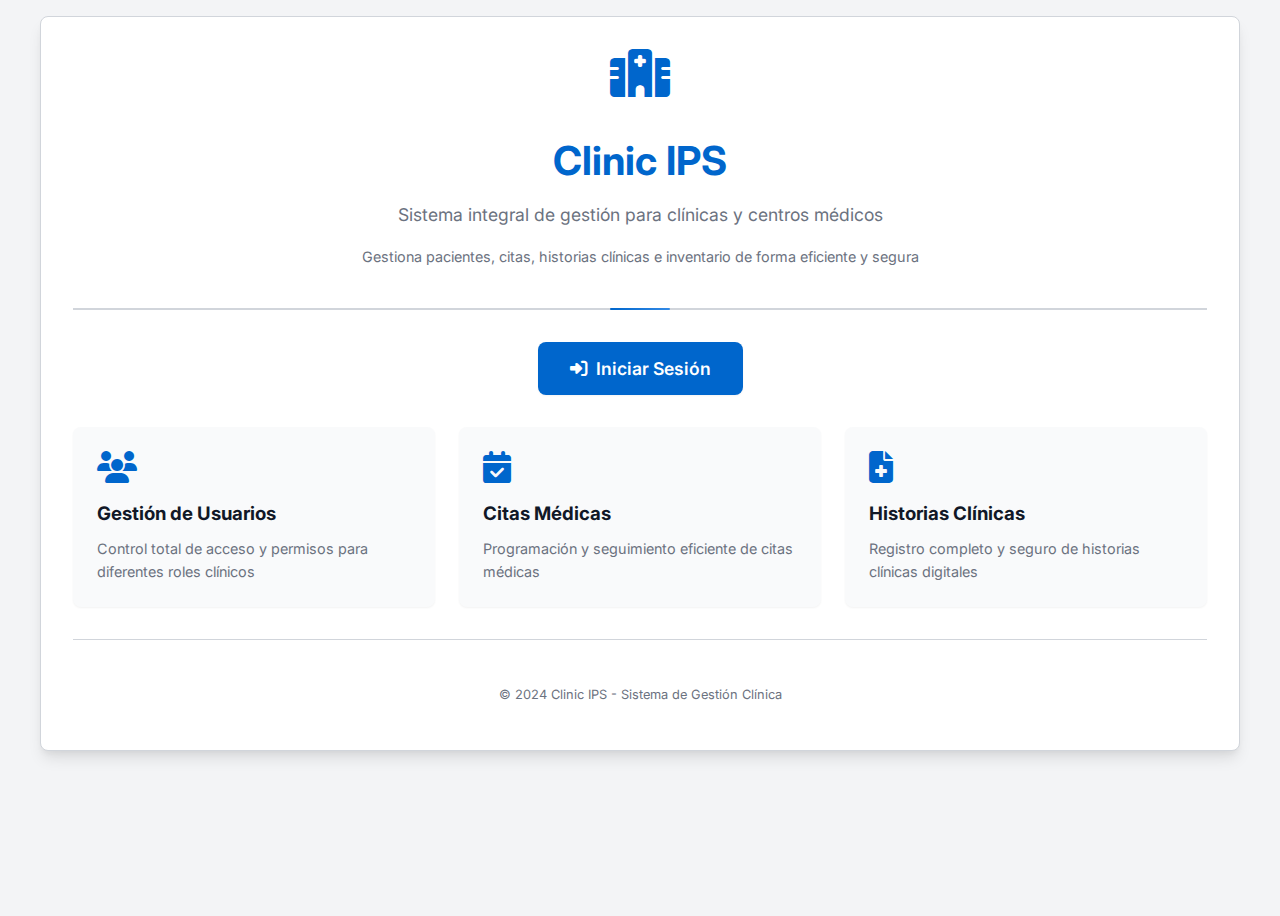
<file: clinic/web/index.html>
<!DOCTYPE html>
<html lang="es">
<head>
    <meta charset="UTF-8">
    <meta name="viewport" content="width=device-width, initial-scale=1.0">
    <title>Clinic IPS - Sistema de Gestión Clínica</title>
    <link rel="stylesheet" href="styles.css">
    <link rel="icon" type="image/svg+xml" href="data:image/svg+xml,<svg xmlns='http://www.w3.org/2000/svg' viewBox='0 0 100 100'><text y='.9em' font-size='90'>🏥</text></svg>">
</head>
<body>
    <div class="container">
        <header>
            <div style="text-align: center; margin-bottom: 1rem;">
                <i class="fas fa-hospital" style="font-size: 3rem; color: var(--primary-color); margin-bottom: 1rem;"></i>
            </div>
            <h1>Clinic IPS</h1>
            <p>Sistema integral de gestión para clínicas y centros médicos</p>
            <p style="color: var(--text-secondary); font-size: 0.9rem; margin-top: 0.5rem;">
                Gestiona pacientes, citas, historias clínicas e inventario de forma eficiente y segura
            </p>
        </header>

        <main style="text-align: center;">
            <div style="margin-bottom: 2rem;">
                <button id="loginBtn" class="btn-primary" style="font-size: 1.1rem; padding: 1rem 2rem;">
                    <i class="fas fa-sign-in-alt"></i>
                    Iniciar Sesión
                </button>
            </div>

            <div style="display: grid; grid-template-columns: repeat(auto-fit, minmax(200px, 1fr)); gap: 1.5rem; margin-top: 2rem; text-align: left;">
                <div style="padding: 1.5rem; background: var(--background-color); border-radius: var(--radius-lg); box-shadow: var(--shadow-sm);">
                    <i class="fas fa-users" style="font-size: 2rem; color: var(--primary-color); margin-bottom: 1rem;"></i>
                    <h3 style="margin: 0 0 0.5rem 0; color: var(--text-primary);">Gestión de Usuarios</h3>
                    <p style="margin: 0; color: var(--text-secondary); font-size: 0.9rem;">Control total de acceso y permisos para diferentes roles clínicos</p>
                </div>

                <div style="padding: 1.5rem; background: var(--background-color); border-radius: var(--radius-lg); box-shadow: var(--shadow-sm);">
                    <i class="fas fa-calendar-check" style="font-size: 2rem; color: var(--primary-color); margin-bottom: 1rem;"></i>
                    <h3 style="margin: 0 0 0.5rem 0; color: var(--text-primary);">Citas Médicas</h3>
                    <p style="margin: 0; color: var(--text-secondary); font-size: 0.9rem;">Programación y seguimiento eficiente de citas médicas</p>
                </div>

                <div style="padding: 1.5rem; background: var(--background-color); border-radius: var(--radius-lg); box-shadow: var(--shadow-sm);">
                    <i class="fas fa-file-medical" style="font-size: 2rem; color: var(--primary-color); margin-bottom: 1rem;"></i>
                    <h3 style="margin: 0 0 0.5rem 0; color: var(--text-primary);">Historias Clínicas</h3>
                    <p style="margin: 0; color: var(--text-secondary); font-size: 0.9rem;">Registro completo y seguro de historias clínicas digitales</p>
                </div>
            </div>
        </main>

        <footer style="text-align: center; margin-top: 2rem; padding-top: 2rem; border-top: 1px solid var(--border-color); color: var(--text-secondary); font-size: 0.8rem;">
            <p>&copy; 2024 Clinic IPS - Sistema de Gestión Clínica</p>
        </footer>
    </div>
    <script src="config.js"></script>
    <script src="auth.js"></script>
</body>
</html>
</file>
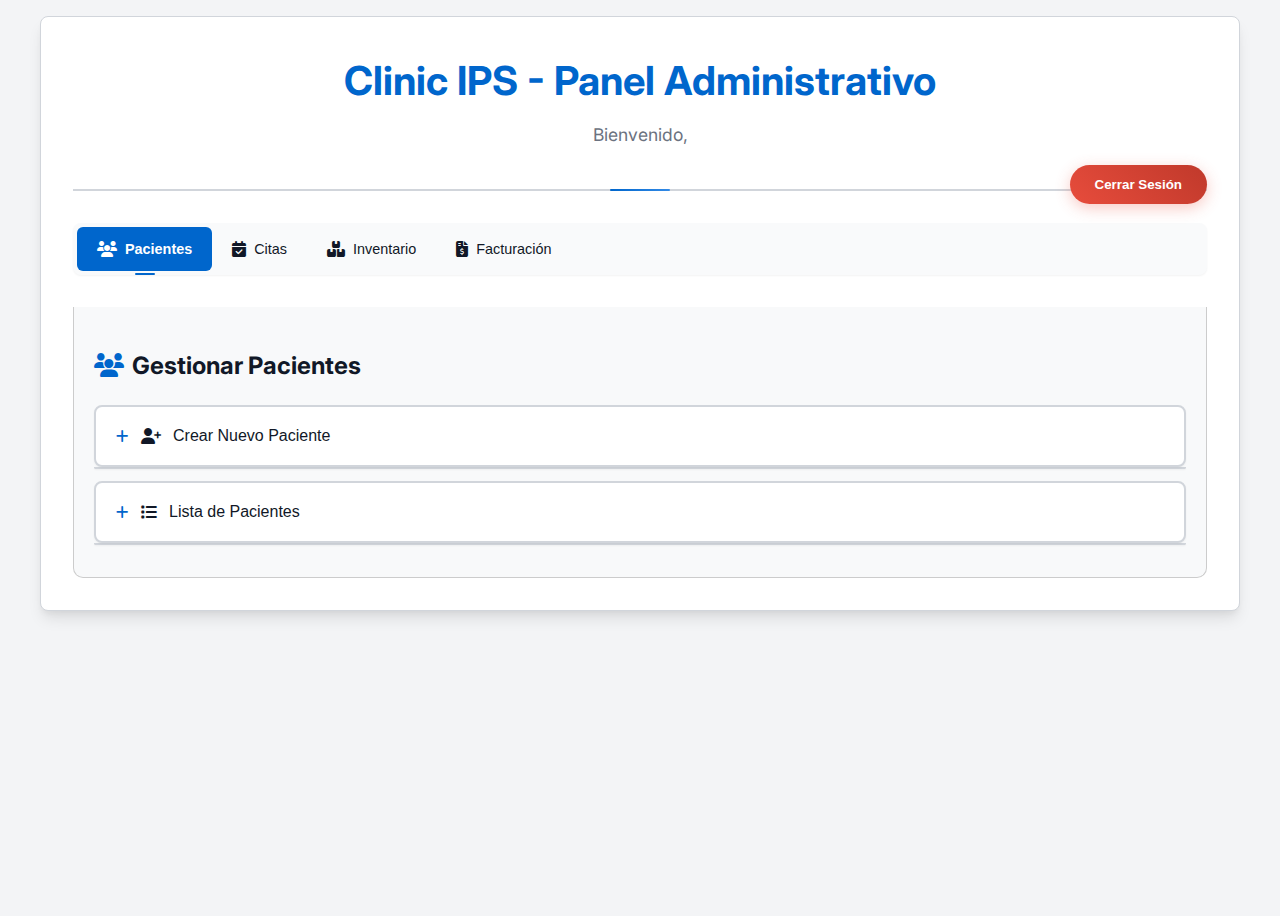
<file: clinic/web/admin.html>
<!DOCTYPE html>
<html lang="es">
<head>
    <meta charset="UTF-8">
    <meta name="viewport" content="width=device-width, initial-scale=1.0">
    <title>Clinic IPS - Administrativo</title>
    <link rel="stylesheet" href="styles.css">
</head>
<body>
    <div class="container">
        <header>
            <h1>Clinic IPS - Panel Administrativo</h1>
            <p>Bienvenido, <span id="username"></span></p>
            <button class="logout-btn" onclick="logout()">Cerrar Sesión</button>
        </header>
        <div class="tab">
            <button class="tablinks active" onclick="openTab(event, 'patients')">
                <i class="fas fa-users"></i>
                Pacientes
            </button>
            <button class="tablinks" onclick="openTab(event, 'appointments')">
                <i class="fas fa-calendar-check"></i>
                Citas
            </button>
            <button class="tablinks" onclick="openTab(event, 'inventory')">
                <i class="fas fa-boxes"></i>
                Inventario
            </button>
            <button class="tablinks" onclick="openTab(event, 'billing')">
                <i class="fas fa-file-invoice-dollar"></i>
                Facturación
            </button>
        </div>

        <div id="patients" class="tabcontent" style="display: block;">
            <h2><i class="fas fa-users" style="margin-right: 0.5rem; color: var(--primary-color);"></i>Gestionar Pacientes</h2>
            <button class="accordion">
                <i class="fas fa-user-plus"></i>
                Crear Nuevo Paciente
            </button>
            <div class="panel">
                <form id="createPatientForm">
                    <fieldset style="border: 2px solid var(--border-color); border-radius: var(--radius-lg); padding: 1.5rem; margin-bottom: 1.5rem;">
                        <legend style="color: var(--primary-color); font-weight: 600; padding: 0 1rem;">Información Personal</legend>

                        <div class="form-row">
                            <div class="form-group">
                                <label for="patientFullName">
                                    <i class="fas fa-user" style="margin-right: 0.5rem; color: var(--primary-color);"></i>
                                    Nombre Completo:
                                </label>
                                <input type="text"
                                       id="patientFullName"
                                       placeholder="Ingrese nombres y apellidos completos"
                                       required
                                       maxlength="100">
                            </div>
                            <div class="form-group">
                                <label for="patientEmail">
                                    <i class="fas fa-envelope" style="margin-right: 0.5rem; color: var(--primary-color);"></i>
                                    Correo Electrónico:
                                </label>
                                <input type="email"
                                       id="patientEmail"
                                       placeholder="paciente@ejemplo.com"
                                       required>
                            </div>
                        </div>

                        <div class="form-row">
                            <div class="form-group">
                                <label for="patientPhone">
                                    <i class="fas fa-phone" style="margin-right: 0.5rem; color: var(--primary-color);"></i>
                                    Teléfono:
                                </label>
                                <input type="tel"
                                       id="patientPhone"
                                       placeholder="3101234567"
                                       pattern="[0-9]{10}"
                                       title="Debe tener 10 dígitos"
                                       required>
                            </div>
                            <div class="form-group">
                                <label for="patientBirthDate">
                                    <i class="fas fa-calendar" style="margin-right: 0.5rem; color: var(--primary-color);"></i>
                                    Fecha de Nacimiento:
                                </label>
                                <input type="date"
                                       id="patientBirthDate"
                                       max="2010-01-01"
                                       required>
                            </div>
                        </div>

                        <div class="form-group">
                            <label for="patientAddress">
                                <i class="fas fa-map-marker-alt" style="margin-right: 0.5rem; color: var(--primary-color);"></i>
                                Dirección:
                            </label>
                            <input type="text"
                                   id="patientAddress"
                                   placeholder="Calle 123 #45-67, Ciudad"
                                   maxlength="100"
                                   required>
                        </div>
                    </fieldset>

                    <fieldset style="border: 2px solid var(--border-color); border-radius: var(--radius-lg); padding: 1.5rem; margin-bottom: 1.5rem;">
                        <legend style="color: var(--primary-color); font-weight: 600; padding: 0 1rem;">Contacto de Emergencia</legend>

                        <div class="form-row">
                            <div class="form-group">
                                <label for="emergencyName">
                                    <i class="fas fa-user-circle" style="margin-right: 0.5rem; color: var(--primary-color);"></i>
                                    Nombre y Apellidos:
                                </label>
                                <input type="text"
                                       id="emergencyName"
                                       placeholder="Nombre del contacto de emergencia"
                                       required>
                            </div>
                            <div class="form-group">
                                <label for="emergencyPhone">
                                    <i class="fas fa-phone" style="margin-right: 0.5rem; color: var(--primary-color);"></i>
                                    Teléfono:
                                </label>
                                <input type="tel"
                                       id="emergencyPhone"
                                       placeholder="3101234567"
                                       pattern="[0-9]{10}"
                                       title="Debe tener 10 dígitos"
                                       required>
                            </div>
                        </div>

                        <div class="form-group">
                            <label for="emergencyRelation">
                                <i class="fas fa-users" style="margin-right: 0.5rem; color: var(--primary-color);"></i>
                                Relación con el Paciente:
                            </label>
                            <select id="emergencyRelation" required>
                                <option value="">Seleccionar relación</option>
                                <option value="PADRE">Padre</option>
                                <option value="MADRE">Madre</option>
                                <option value="HERMANO">Hermano/a</option>
                                <option value="HIJO">Hijo/a</option>
                                <option value="CONYUGE">Cónyuge</option>
                                <option value="AMIGO">Amigo/a</option>
                                <option value="OTRO">Otro</option>
                            </select>
                        </div>
                    </fieldset>

                    <fieldset style="border: 2px solid var(--border-color); border-radius: var(--radius-lg); padding: 1.5rem; margin-bottom: 1.5rem;">
                        <legend style="color: var(--primary-color); font-weight: 600; padding: 0 1rem;">Información de Seguro Médico</legend>

                        <div class="form-row">
                            <div class="form-group">
                                <label for="insuranceCompany">
                                    <i class="fas fa-building" style="margin-right: 0.5rem; color: var(--primary-color);"></i>
                                    Compañía de Seguro:
                                </label>
                                <input type="text"
                                       id="insuranceCompany"
                                       placeholder="Nombre de la aseguradora"
                                       required>
                            </div>
                            <div class="form-group">
                                <label for="insurancePolicy">
                                    <i class="fas fa-file-contract" style="margin-right: 0.5rem; color: var(--primary-color);"></i>
                                    Número de Póliza:
                                </label>
                                <input type="text"
                                       id="insurancePolicy"
                                       placeholder="Número de la póliza"
                                       required>
                            </div>
                        </div>

                        <div class="form-group">
                            <label for="insuranceCoverage">
                                <i class="fas fa-shield-alt" style="margin-right: 0.5rem; color: var(--primary-color);"></i>
                                Tipo de Cobertura:
                            </label>
                            <select id="insuranceCoverage" required>
                                <option value="">Seleccionar cobertura</option>
                                <option value="BASICA">Básica</option>
                                <option value="AMPLIA">Amplia</option>
                                <option value="PREMIUM">Premium</option>
                                <option value="SIN_SEGURO">Sin Seguro</option>
                            </select>
                        </div>
                    </fieldset>

                    <div style="text-align: center;">
                        <button type="submit" class="btn-primary btn-success">
                            <i class="fas fa-save"></i>
                            Crear Paciente
                        </button>
                        <button type="button" class="btn-secondary" onclick="this.closest('.panel').querySelector('form').reset()" style="margin-left: 1rem;">
                            <i class="fas fa-undo"></i>
                            Limpiar Formulario
                        </button>
                    </div>
                </form>
            </div>
            <button class="accordion">
                <i class="fas fa-list"></i>
                Lista de Pacientes
            </button>
            <div class="panel">
                <div style="margin-bottom: 1rem;">
                    <button class="btn-secondary" onclick="loadPatients()">
                        <i class="fas fa-sync-alt"></i>
                        Cargar Pacientes
                    </button>
                    <input type="text"
                           id="patientSearch"
                           placeholder="Buscar paciente por nombre o cédula..."
                           style="margin-left: 1rem; padding: 0.5rem; border: 2px solid var(--border-color); border-radius: var(--radius-md); width: 300px;">
                </div>
                <div id="patientsList" style="max-height: 400px; overflow-y: auto;"></div>
            </div>
        </div>

        <div id="appointments" class="tabcontent">
            <h2><i class="fas fa-calendar-check" style="margin-right: 0.5rem; color: var(--primary-color);"></i>Gestionar Citas</h2>
            <button class="accordion">
                <i class="fas fa-plus-circle"></i>
                Crear Nueva Cita
            </button>
            <div class="panel">
                <form id="createAppointmentForm">
                    <div class="form-row">
                        <div class="form-group">
                            <label for="patientCedula">
                                <i class="fas fa-id-card" style="margin-right: 0.5rem; color: var(--primary-color);"></i>
                                Cédula del Paciente:
                            </label>
                            <input type="text"
                                   id="patientCedula"
                                   placeholder="Número de cédula del paciente"
                                   pattern="[0-9]+"
                                   title="Solo números"
                                   required>
                        </div>
                        <div class="form-group">
                            <label for="doctorCedula">
                                <i class="fas fa-user-md" style="margin-right: 0.5rem; color: var(--primary-color);"></i>
                                Cédula del Médico:
                            </label>
                            <input type="text"
                                   id="doctorCedula"
                                   placeholder="Número de cédula del médico"
                                   pattern="[0-9]+"
                                   title="Solo números"
                                   required>
                        </div>
                    </div>
                    <div class="form-group">
                        <label for="appointmentDateTime">
                            <i class="fas fa-clock" style="margin-right: 0.5rem; color: var(--primary-color);"></i>
                            Fecha y Hora:
                        </label>
                        <input type="datetime-local"
                               id="appointmentDateTime"
                               required>
                    </div>
                    <div style="text-align: center;">
                        <button type="submit" class="btn-primary">
                            <i class="fas fa-calendar-plus"></i>
                            Crear Cita
                        </button>
                    </div>
                </form>
            </div>
            <button class="accordion">
                <i class="fas fa-list-alt"></i>
                Lista de Citas
            </button>
            <div class="panel">
                <div style="margin-bottom: 1rem;">
                    <button class="btn-secondary" onclick="loadAppointments()">
                        <i class="fas fa-sync-alt"></i>
                        Cargar Citas
                    </button>
                    <select id="appointmentFilter" style="margin-left: 1rem; padding: 0.5rem; border: 2px solid var(--border-color); border-radius: var(--radius-md);">
                        <option value="">Todas las citas</option>
                        <option value="HOY">Hoy</option>
                        <option value="SEMANA">Esta semana</option>
                        <option value="MES">Este mes</option>
                    </select>
                </div>
                <div id="appointmentsList" style="max-height: 400px; overflow-y: auto;"></div>
            </div>
        </div>

        <div id="inventory" class="tabcontent">
            <h2>Gestionar Inventario</h2>
            <p>Funciones para medicamentos, procedimientos, ayudas diagnósticas.</p>
            <!-- Add forms here -->
        </div>

        <div id="billing" class="tabcontent">
            <h2>Facturación</h2>
            <p>Funciones para facturación y seguros.</p>
            <!-- Add forms here -->
        </div>
    </div>
    <script src="api.js"></script>
    <script src="admin.js"></script>
</body>
</html>
</file>
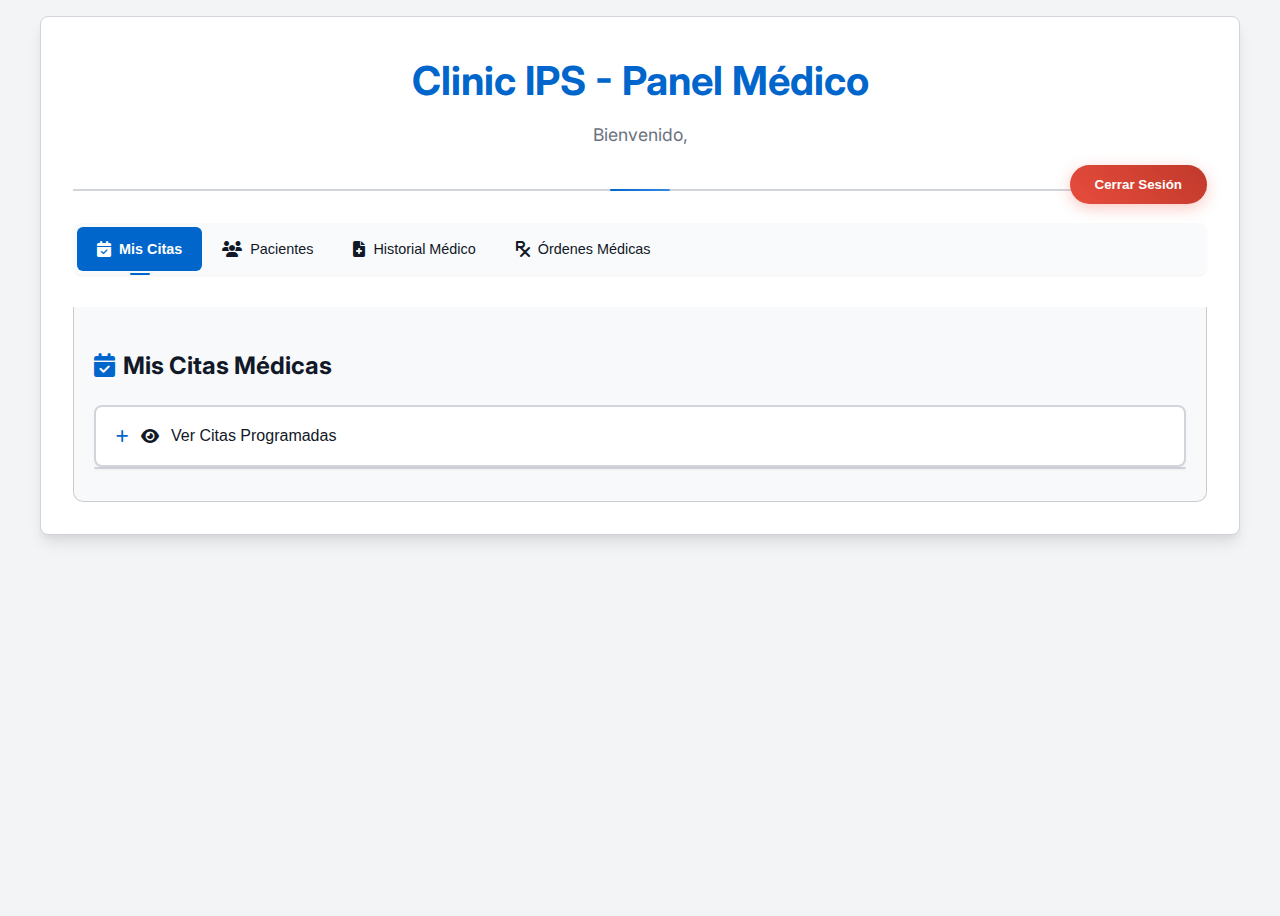
<file: clinic/web/doctor.html>
<!DOCTYPE html>
<html lang="es">
<head>
    <meta charset="UTF-8">
    <meta name="viewport" content="width=device-width, initial-scale=1.0">
    <title>Clinic IPS - Médico</title>
    <link rel="stylesheet" href="styles.css">
</head>
<body>
    <div class="container">
        <header>
            <h1>Clinic IPS - Panel Médico</h1>
            <p>Bienvenido, <span id="username"></span></p>
            <button class="logout-btn" onclick="logout()">Cerrar Sesión</button>
        </header>
        <div class="tab">
            <button class="tablinks active" onclick="openTab(event, 'appointments')">
                <i class="fas fa-calendar-check"></i>
                Mis Citas
            </button>
            <button class="tablinks" onclick="openTab(event, 'patients')">
                <i class="fas fa-users"></i>
                Pacientes
            </button>
            <button class="tablinks" onclick="openTab(event, 'history')">
                <i class="fas fa-file-medical"></i>
                Historial Médico
            </button>
            <button class="tablinks" onclick="openTab(event, 'orders')">
                <i class="fas fa-prescription"></i>
                Órdenes Médicas
            </button>
        </div>

        <div id="appointments" class="tabcontent" style="display: block;">
            <h2><i class="fas fa-calendar-check" style="margin-right: 0.5rem; color: var(--primary-color);"></i>Mis Citas Médicas</h2>
            <button class="accordion">
                <i class="fas fa-eye"></i>
                Ver Citas Programadas
            </button>
            <div class="panel">
                <div style="margin-bottom: 1rem;">
                    <button class="btn-secondary" onclick="loadAppointments()">
                        <i class="fas fa-sync-alt"></i>
                        Actualizar Lista
                    </button>
                    <span class="status-badge status-active" style="margin-left: 1rem;">
                        <i class="fas fa-circle"></i>
                        Citas de Hoy
                    </span>
                </div>
                <div id="appointmentsList" style="max-height: 400px; overflow-y: auto;"></div>
            </div>
        </div>

        <div id="patients" class="tabcontent">
            <h2><i class="fas fa-users" style="margin-right: 0.5rem; color: var(--primary-color);"></i>Mis Pacientes</h2>
            <button class="accordion">
                <i class="fas fa-search"></i>
                Buscar Pacientes
            </button>
            <div class="panel">
                <div style="margin-bottom: 1rem;">
                    <input type="text"
                           id="patientSearch"
                           placeholder="Buscar por nombre o cédula..."
                           style="padding: 0.75rem; border: 2px solid var(--border-color); border-radius: var(--radius-md); width: 300px;">
                    <button class="btn-secondary" onclick="loadPatients()" style="margin-left: 0.5rem;">
                        <i class="fas fa-search"></i>
                        Buscar
                    </button>
                </div>
                <div id="patientsList" style="max-height: 400px; overflow-y: auto;"></div>
            </div>
        </div>

        <div id="history" class="tabcontent">
            <h2><i class="fas fa-file-medical" style="margin-right: 0.5rem; color: var(--primary-color);"></i>Historial Médico</h2>
            <button class="accordion">
                <i class="fas fa-plus"></i>
                Registrar Consulta
            </button>
            <div class="panel">
                <form id="createHistoryForm">
                    <div class="form-group">
                        <label for="patientCedula">
                            <i class="fas fa-id-card" style="margin-right: 0.5rem; color: var(--primary-color);"></i>
                            Cédula del Paciente:
                        </label>
                        <input type="text"
                               id="patientCedula"
                               placeholder="Número de cédula del paciente"
                               pattern="[0-9]+"
                               title="Solo números"
                               required>
                    </div>
                    <div class="form-group">
                        <label for="diagnosis">
                            <i class="fas fa-stethoscope" style="margin-right: 0.5rem; color: var(--primary-color);"></i>
                            Diagnóstico y Observaciones:
                        </label>
                        <textarea id="diagnosis"
                                  placeholder="Describa el motivo de consulta, síntomas, diagnóstico y tratamiento..."
                                  rows="6"
                                  required></textarea>
                    </div>
                    <div style="text-align: center;">
                        <button type="submit" class="btn-primary">
                            <i class="fas fa-save"></i>
                            Guardar Consulta
                        </button>
                    </div>
                </form>
            </div>
        </div>

        <div id="orders" class="tabcontent">
            <button class="accordion">Crear Órdenes</button>
            <div class="panel">
                <form id="createOrderForm">
                    <div class="form-group">
                        <label for="orderPatientCedula">Cédula del Paciente:</label>
                        <input type="text" id="orderPatientCedula" required>
                    </div>
                    <div class="form-group">
                        <label for="orderType">Tipo de Orden:</label>
                        <select id="orderType">
                            <option value="MEDICATION">Medicamento</option>
                            <option value="PROCEDURE">Procedimiento</option>
                            <option value="DIAGNOSTIC_AID">Ayuda Diagnóstica</option>
                        </select>
                    </div>
                    <div class="form-group">
                        <label for="orderItem">Ítem:</label>
                        <input type="text" id="orderItem" required>
                    </div>
                    <button type="submit" class="btn-primary">Crear Orden</button>
                </form>
            </div>
        </div>
    </div>
    <script src="api.js"></script>
    <script src="doctor.js"></script>
</body>
</html>
</file>
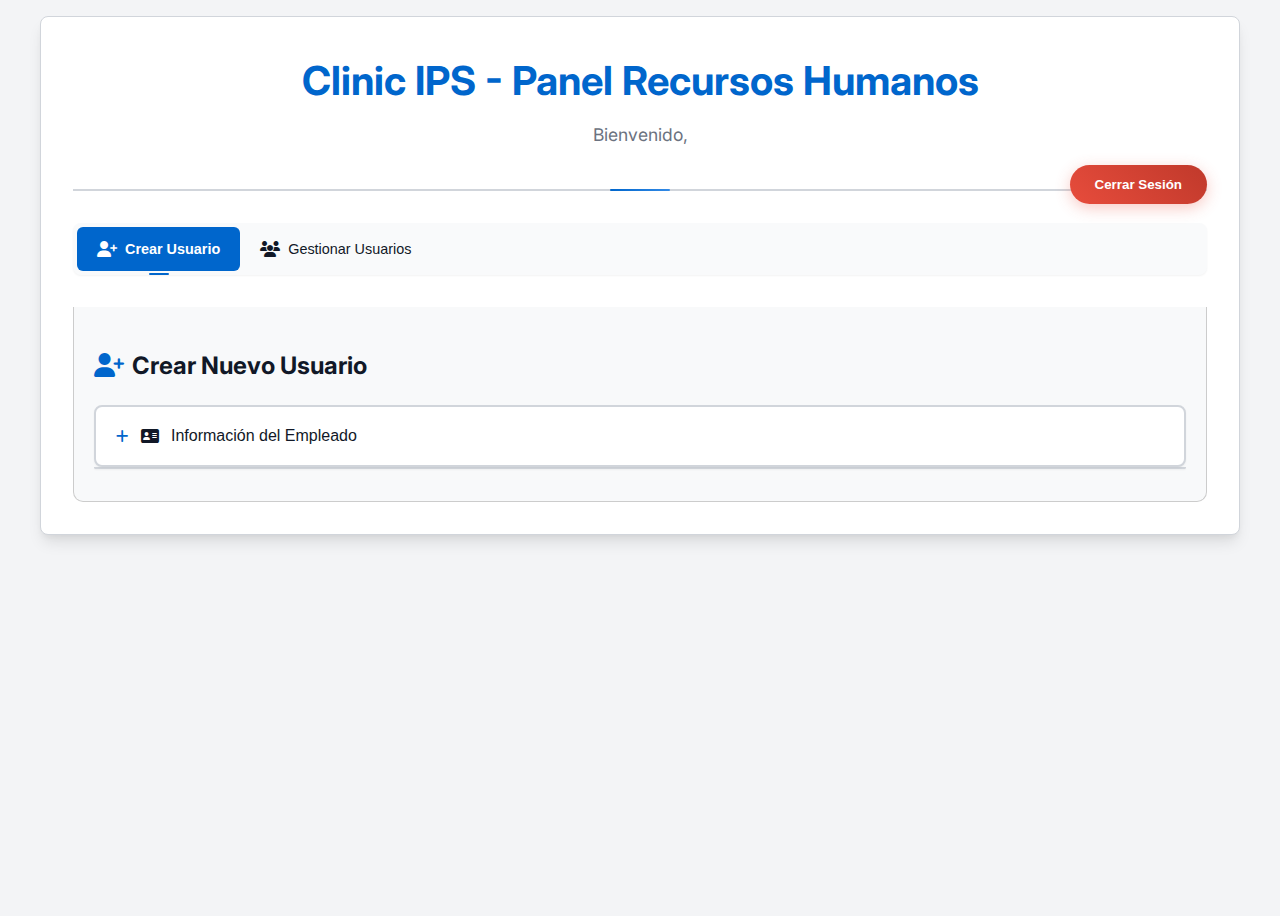
<file: clinic/web/hr.html>
<!DOCTYPE html>
<html lang="es">
<head>
    <meta charset="UTF-8">
    <meta name="viewport" content="width=device-width, initial-scale=1.0">
    <title>Clinic IPS - Recursos Humanos</title>
    <link rel="stylesheet" href="styles.css">
</head>
<body>
    <div class="container">
        <header>
            <h1>Clinic IPS - Panel Recursos Humanos</h1>
            <p>Bienvenido, <span id="username"></span></p>
            <button class="logout-btn" onclick="logout()">Cerrar Sesión</button>
        </header>
        <div class="tab">
            <button class="tablinks active" onclick="openTab(event, 'createUser')">
                <i class="fas fa-user-plus"></i>
                Crear Usuario
            </button>
            <button class="tablinks" onclick="openTab(event, 'listUsers')">
                <i class="fas fa-users"></i>
                Gestionar Usuarios
            </button>
        </div>

        <div id="createUser" class="tabcontent" style="display: block;">
            <h2><i class="fas fa-user-plus" style="margin-right: 0.5rem; color: var(--primary-color);"></i>Crear Nuevo Usuario</h2>
            <button class="accordion">
                <i class="fas fa-address-card"></i>
                Información del Empleado
            </button>
            <div class="panel">
                <form id="createUserForm">
                    <fieldset style="border: 2px solid var(--border-color); border-radius: var(--radius-lg); padding: 1.5rem; margin-bottom: 1.5rem;">
                        <legend style="color: var(--primary-color); font-weight: 600; padding: 0 1rem;">Datos Personales</legend>

                        <div class="form-row">
                            <div class="form-group">
                                <label for="userCedula">
                                    <i class="fas fa-id-card" style="margin-right: 0.5rem; color: var(--primary-color);"></i>
                                    Número de Cédula:
                                </label>
                                <input type="text"
                                       id="userCedula"
                                       placeholder="Número de identificación único"
                                       pattern="[0-9]+"
                                       title="Solo números"
                                       required>
                            </div>
                            <div class="form-group">
                                <label for="userFullName">
                                    <i class="fas fa-user" style="margin-right: 0.5rem; color: var(--primary-color);"></i>
                                    Nombre Completo:
                                </label>
                                <input type="text"
                                       id="userFullName"
                                       placeholder="Nombres y apellidos completos"
                                       required>
                            </div>
                        </div>

                        <div class="form-row">
                            <div class="form-group">
                                <label for="userEmail">
                                    <i class="fas fa-envelope" style="margin-right: 0.5rem; color: var(--primary-color);"></i>
                                    Correo Electrónico:
                                </label>
                                <input type="email"
                                       id="userEmail"
                                       placeholder="empleado@clinica.com"
                                       required>
                            </div>
                            <div class="form-group">
                                <label for="userPhone">
                                    <i class="fas fa-phone" style="margin-right: 0.5rem; color: var(--primary-color);"></i>
                                    Teléfono:
                                </label>
                                <input type="tel"
                                       id="userPhone"
                                       placeholder="3101234567"
                                       pattern="[0-9]{10}"
                                       title="Debe tener 10 dígitos"
                                       required>
                            </div>
                        </div>

                        <div class="form-row">
                            <div class="form-group">
                                <label for="userBirthDate">
                                    <i class="fas fa-calendar" style="margin-right: 0.5rem; color: var(--primary-color);"></i>
                                    Fecha de Nacimiento:
                                </label>
                                <input type="date"
                                       id="userBirthDate"
                                       max="2010-01-01"
                                       required>
                            </div>
                            <div class="form-group">
                                <label for="userAddress">
                                    <i class="fas fa-map-marker-alt" style="margin-right: 0.5rem; color: var(--primary-color);"></i>
                                    Dirección:
                                </label>
                                <input type="text"
                                       id="userAddress"
                                       placeholder="Dirección residencial completa"
                                       required>
                            </div>
                        </div>
                    </fieldset>

                    <fieldset style="border: 2px solid var(--border-color); border-radius: var(--radius-lg); padding: 1.5rem; margin-bottom: 1.5rem;">
                        <legend style="color: var(--primary-color); font-weight: 600; padding: 0 1rem;">Credenciales de Acceso</legend>

                        <div class="form-row">
                            <div class="form-group">
                                <label for="userUsername">
                                    <i class="fas fa-user-circle" style="margin-right: 0.5rem; color: var(--primary-color);"></i>
                                    Nombre de Usuario:
                                </label>
                                <input type="text"
                                       id="userUsername"
                                       placeholder="Usuario único para el sistema"
                                       maxlength="15"
                                       pattern="[a-zA-Z0-9]+"
                                       title="Solo letras y números"
                                       required>
                            </div>
                            <div class="form-group">
                                <label for="userPassword">
                                    <i class="fas fa-lock" style="margin-right: 0.5rem; color: var(--primary-color);"></i>
                                    Contraseña Temporal:
                                </label>
                                <div style="position: relative;">
                                    <input type="password"
                                           id="userPassword"
                                           placeholder="Mínimo 8 caracteres"
                                           minlength="8"
                                           required>
                                    <button type="button"
                                            id="generatePassword"
                                            class="btn-secondary"
                                            style="position: absolute; right: 1rem; top: 50%; transform: translateY(-50%); padding: 0.5rem; font-size: 0.8rem;">
                                        <i class="fas fa-random"></i>
                                        Generar
                                    </button>
                                </div>
                            </div>
                        </div>

                        <div class="form-group">
                            <label for="userRole">
                                <i class="fas fa-user-tag" style="margin-right: 0.5rem; color: var(--primary-color);"></i>
                                Rol en la Clínica:
                            </label>
                            <select id="userRole" required>
                                <option value="">Seleccionar rol del empleado</option>
                                <option value="ADMINISTRATIVO">
                                    <i class="fas fa-clipboard-list"></i>
                                    Personal Administrativo
                                </option>
                                <option value="MEDICO">
                                    <i class="fas fa-user-md"></i>
                                    Médico
                                </option>
                                <option value="ENFERMERA">
                                    <i class="fas fa-user-nurse"></i>
                                    Enfermera
                                </option>
                                <option value="RECURSOS_HUMANOS">
                                    <i class="fas fa-users-cog"></i>
                                    Recursos Humanos
                                </option>
                                <option value="SOPORTE">
                                    <i class="fas fa-tools"></i>
                                    Soporte Técnico
                                </option>
                            </select>
                        </div>
                    </fieldset>

                    <div style="text-align: center; padding: 1rem; background: #eff6ff; border-radius: var(--radius-lg); margin-bottom: 1.5rem;">
                        <i class="fas fa-info-circle" style="color: var(--primary-color); margin-right: 0.5rem;"></i>
                        <strong>Nota:</strong> Se creará un usuario con las credenciales especificadas. La contraseña es temporal y debe ser cambiada en el primer inicio de sesión.
                    </div>

                    <div style="text-align: center;">
                        <button type="submit" class="btn-primary btn-success">
                            <i class="fas fa-user-plus"></i>
                            Crear Usuario
                        </button>
                        <button type="button" class="btn-secondary" onclick="this.closest('form').reset()" style="margin-left: 1rem;">
                            <i class="fas fa-undo"></i>
                            Limpiar Formulario
                        </button>
                    </div>
                </form>
            </div>
        </div>

        <div id="listUsers" class="tabcontent">
            <h2><i class="fas fa-users" style="margin-right: 0.5rem; color: var(--primary-color);"></i>Gestión de Usuarios</h2>
            <button class="accordion">
                <i class="fas fa-list"></i>
                Lista de Usuarios del Sistema
            </button>
            <div class="panel">
                <div style="margin-bottom: 1rem; display: flex; gap: 1rem; align-items: center;">
                    <button class="btn-secondary" onclick="loadUsers()">
                        <i class="fas fa-sync-alt"></i>
                        Actualizar Lista
                    </button>
                    <input type="text"
                           id="userSearch"
                           placeholder="Buscar por nombre, usuario o rol..."
                           style="flex: 1; max-width: 300px; padding: 0.75rem; border: 2px solid var(--border-color); border-radius: var(--radius-md);">
                    <select id="roleFilter" style="padding: 0.75rem; border: 2px solid var(--border-color); border-radius: var(--radius-md);">
                        <option value="">Todos los roles</option>
                        <option value="ADMINISTRATIVO">Administrativo</option>
                        <option value="MEDICO">Médico</option>
                        <option value="ENFERMERA">Enfermera</option>
                        <option value="RECURSOS_HUMANOS">Recursos Humanos</option>
                        <option value="SOPORTE">Soporte</option>
                    </select>
                </div>
                <div id="usersList" style="max-height: 500px; overflow-y: auto;"></div>
            </div>
        </div>
    </div>
    <script src="api.js"></script>
    <script src="hr.js"></script>
</body>
</html>
</file>
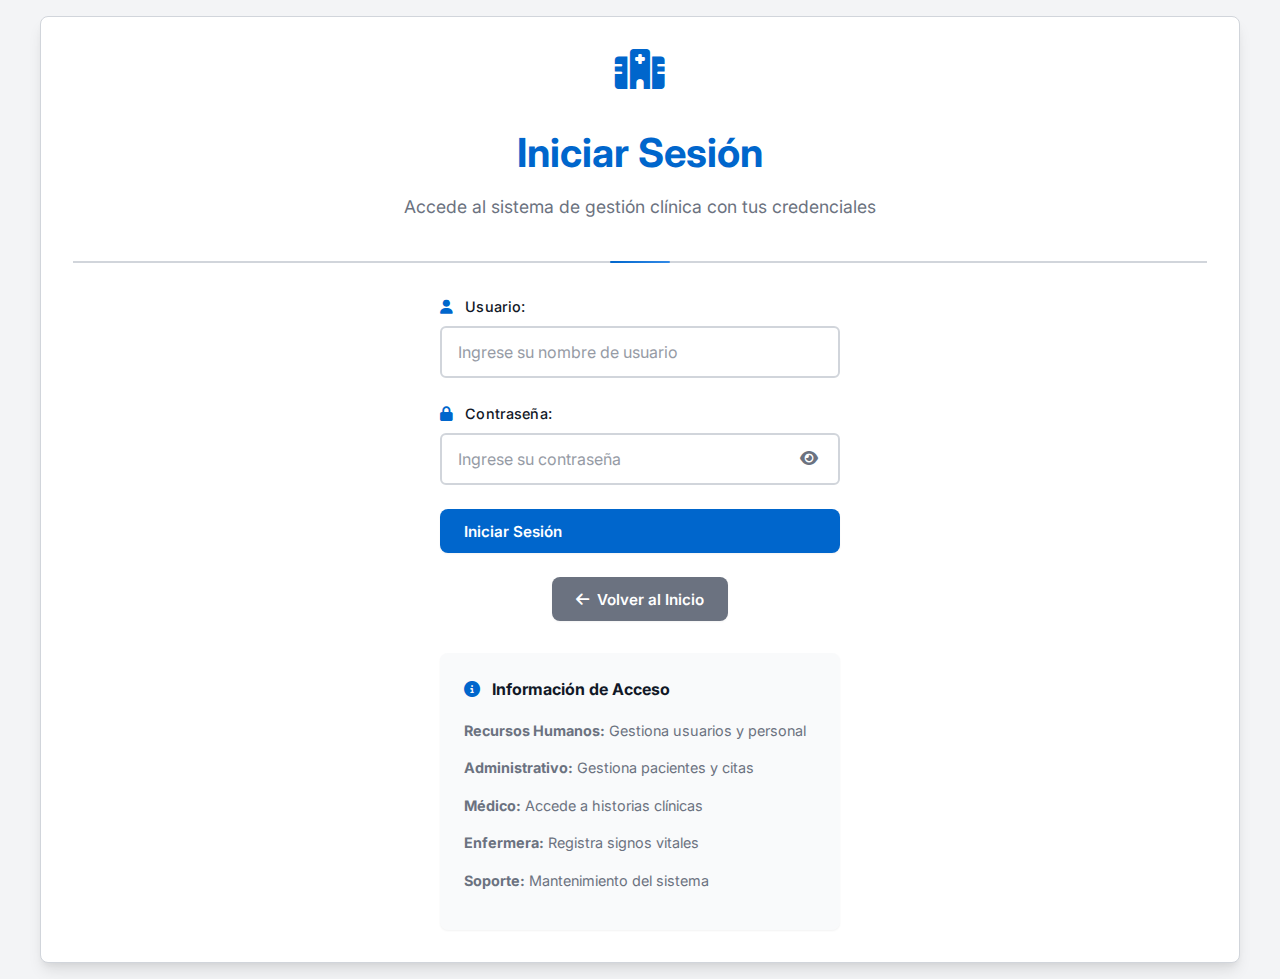
<file: clinic/web/login.html>
<!DOCTYPE html>
<html lang="es">
<head>
    <meta charset="UTF-8">
    <meta name="viewport" content="width=device-width, initial-scale=1.0">
    <title>Clinic IPS - Iniciar Sesión</title>
    <link rel="stylesheet" href="styles.css">
</head>
<body>
    <div class="container">
        <header>
            <div style="text-align: center; margin-bottom: 1rem;">
                <i class="fas fa-hospital" style="font-size: 2.5rem; color: var(--primary-color); margin-bottom: 1rem;"></i>
            </div>
            <h1>Iniciar Sesión</h1>
            <p>Accede al sistema de gestión clínica con tus credenciales</p>
        </header>

        <main>
            <form id="loginForm" style="max-width: 400px; margin: 0 auto;">
                <div class="form-group">
                    <label for="username">
                        <i class="fas fa-user" style="margin-right: 0.5rem; color: var(--primary-color);"></i>
                        Usuario:
                    </label>
                    <input type="text"
                           id="username"
                           placeholder="Ingrese su nombre de usuario"
                           required
                           autocomplete="username">
                </div>

                <div class="form-group">
                    <label for="password">
                        <i class="fas fa-lock" style="margin-right: 0.5rem; color: var(--primary-color);"></i>
                        Contraseña:
                    </label>
                    <div style="position: relative;">
                        <input type="password"
                               id="password"
                               placeholder="Ingrese su contraseña"
                               required
                               autocomplete="current-password">
                        <button type="button"
                                id="togglePassword"
                                style="position: absolute; right: 1rem; top: 50%; transform: translateY(-50%); background: none; border: none; color: var(--text-secondary); cursor: pointer; font-size: 1rem;">
                            <i class="fas fa-eye"></i>
                        </button>
                    </div>
                </div>

                <div style="margin: 1.5rem 0;">
                    <button type="submit" class="btn-primary" style="width: 100%; position: relative;">
                        <span class="loading" id="loginLoading" style="display: none;"></span>
                        <span id="loginText">Iniciar Sesión</span>
                    </button>
                </div>

                <div style="text-align: center; margin-top: 1rem;">
                    <button type="button" id="backBtn" class="btn-secondary">
                        <i class="fas fa-arrow-left"></i>
                        Volver al Inicio
                    </button>
                </div>
            </form>

            <div id="message" style="max-width: 400px; margin: 0 auto;"></div>

            <!-- Información de ayuda -->
            <div style="max-width: 400px; margin: 2rem auto 0; padding: 1.5rem; background: var(--background-color); border-radius: var(--radius-lg); box-shadow: var(--shadow-sm);">
                <h3 style="margin-top: 0; color: var(--text-primary); font-size: 1rem;">
                    <i class="fas fa-info-circle" style="margin-right: 0.5rem; color: var(--primary-color);"></i>
                    Información de Acceso
                </h3>
                <div style="font-size: 0.9rem; color: var(--text-secondary); line-height: 1.6;">
                    <p><strong>Recursos Humanos:</strong> Gestiona usuarios y personal</p>
                    <p><strong>Administrativo:</strong> Gestiona pacientes y citas</p>
                    <p><strong>Médico:</strong> Accede a historias clínicas</p>
                    <p><strong>Enfermera:</strong> Registra signos vitales</p>
                    <p><strong>Soporte:</strong> Mantenimiento del sistema</p>
                </div>
            </div>
        </main>
    </div>

    <script src="config.js"></script>
    <script src="auth.js"></script>
    <script>
        // Toggle password visibility
        document.getElementById('togglePassword').addEventListener('click', function() {
            const passwordInput = document.getElementById('password');
            const icon = this.querySelector('i');

            if (passwordInput.type === 'password') {
                passwordInput.type = 'text';
                icon.classList.remove('fa-eye');
                icon.classList.add('fa-eye-slash');
            } else {
                passwordInput.type = 'password';
                icon.classList.remove('fa-eye-slash');
                icon.classList.add('fa-eye');
            }
        });
    </script>
</body>
</html>
</file>
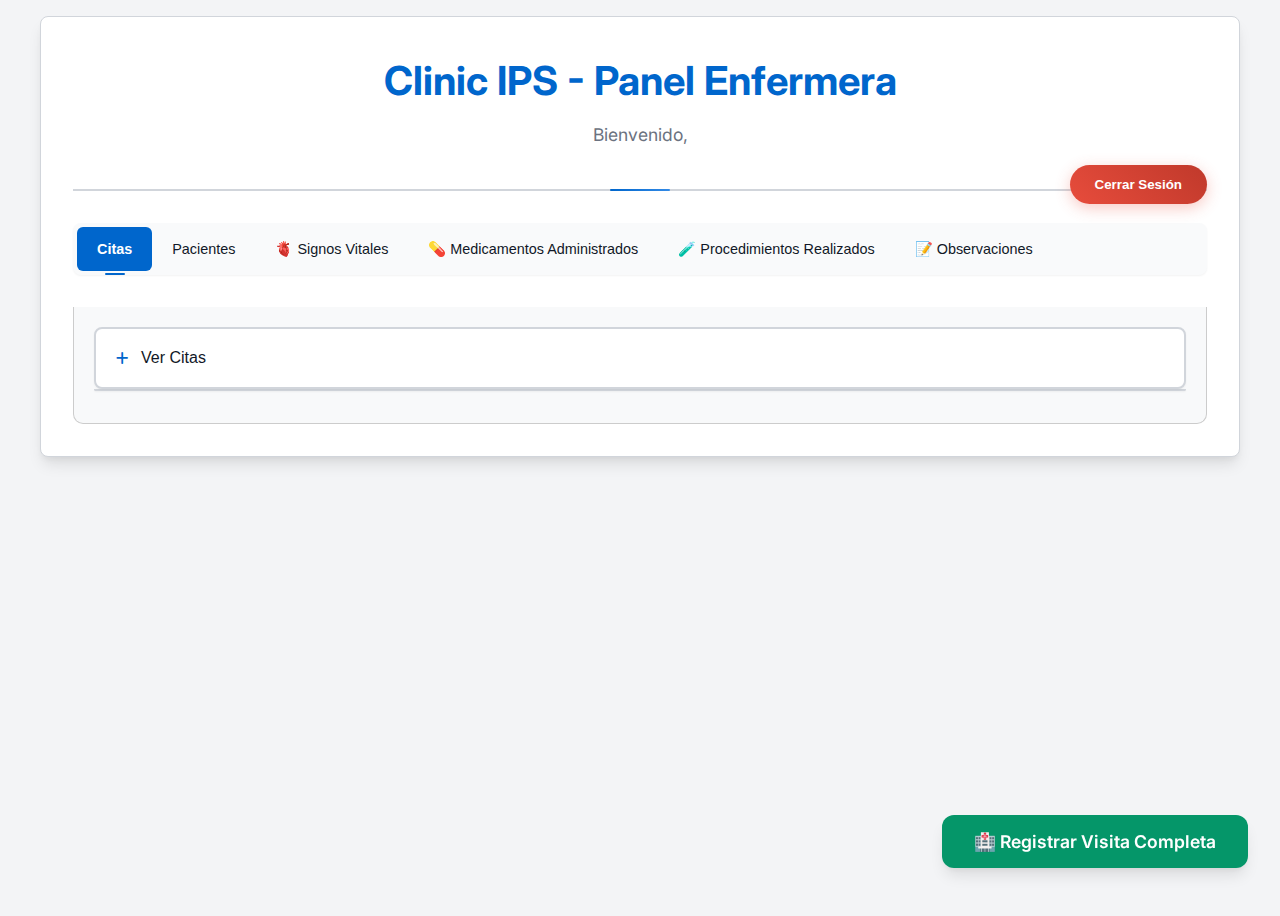
<file: clinic/web/nurse.html>
<!DOCTYPE html>
<html lang="es">
<head>
    <meta charset="UTF-8">
    <meta name="viewport" content="width=device-width, initial-scale=1.0">
    <title>Clinic IPS - Enfermera</title>
    <link rel="stylesheet" href="styles.css">
</head>
<body>
    <div class="container">
        <header>
            <h1>Clinic IPS - Panel Enfermera</h1>
            <p>Bienvenido, <span id="username"></span></p>
            <button class="logout-btn" onclick="logout()">Cerrar Sesión</button>
        </header>
        <div class="tab">
             <button class="tablinks active" onclick="openTab(event, 'appointments')">Citas</button>
             <button class="tablinks" onclick="openTab(event, 'patients')">Pacientes</button>
             <button class="tablinks" onclick="openTab(event, 'vitals')">🫀 Signos Vitales</button>
             <button class="tablinks" onclick="openTab(event, 'medications')">💊 Medicamentos Administrados</button>
             <button class="tablinks" onclick="openTab(event, 'procedures')">🧪 Procedimientos Realizados</button>
             <button class="tablinks" onclick="openTab(event, 'observations')">📝 Observaciones</button>
         </div>

        <div id="appointments" class="tabcontent" style="display: block;">
            <button class="accordion">Ver Citas</button>
            <div class="panel">
                <button class="btn-secondary" onclick="loadAppointments()">Cargar Citas</button>
                <div id="appointmentsList"></div>
            </div>
        </div>

        <div id="patients" class="tabcontent">
            <button class="accordion">Ver Pacientes</button>
            <div class="panel">
                <button class="btn-secondary" onclick="loadPatients()">Cargar Pacientes</button>
                <div id="patientsList"></div>
            </div>
        </div>

        <div id="vitals" class="tabcontent">
            <button class="accordion">Registrar Signos Vitales</button>
            <div class="panel">
                <form id="vitalsForm">
                    <div class="form-group">
                        <label for="vitalsPatientCedula">Cédula del Paciente:</label>
                        <input type="text" id="vitalsPatientCedula" required>
                    </div>
                    <div class="form-group">
                        <label for="bloodPressure">Presión Arterial:</label>
                        <input type="text" id="bloodPressure" required>
                    </div>
                    <div class="form-group">
                        <label for="temperature">Temperatura:</label>
                        <input type="number" id="temperature" step="0.1" required>
                    </div>
                    <div class="form-group">
                        <label for="pulse">Pulso:</label>
                        <input type="number" id="pulse" required>
                    </div>
                    <div class="form-group">
                        <label for="oxygenLevel">Nivel de Oxígeno:</label>
                        <input type="number" id="oxygenLevel" required>
                    </div>
                    <button type="submit" class="btn-primary">Registrar</button>
                </form>
            </div>
        </div>

        <div id="procedures" class="tabcontent">
            <button class="accordion">🧪 Procedimientos Realizados</button>
            <div class="panel">
                <div class="search-container">
                    <input type="text" id="patientSearch" placeholder="Buscar paciente por cédula..." onkeyup="searchPatient()">
                    <button class="btn-secondary" onclick="loadPatientInfo()">Buscar</button>
                </div>
                <div id="patientInfo"></div>
                <form id="proceduresForm">
                    <div class="form-group">
                        <label for="procPatientCedula">Cédula del Paciente:</label>
                        <input type="text" id="procPatientCedula" required readonly>
                    </div>
                    <div class="form-group">
                        <label for="procOrderNumber">Número de Orden Médica:</label>
                        <input type="text" id="procOrderNumber" required>
                    </div>
                    <div class="form-group">
                        <label for="procedureName">Nombre del Procedimiento:</label>
                        <select id="procedureName" required>
                            <option value="">Seleccionar procedimiento...</option>
                        </select>
                    </div>
                    <div class="form-group">
                        <label for="procObservations">Observaciones:</label>
                        <textarea id="procObservations" rows="3"></textarea>
                    </div>
                    <button type="submit" class="btn-primary">Registrar Procedimiento</button>
                </form>
                <div class="list-section">
                    <h3>Procedimientos Realizados</h3>
                    <div id="proceduresList"></div>
                </div>
            </div>
        </div>

        <div id="medications" class="tabcontent">
            <button class="accordion">💊 Medicamentos Administrados</button>
            <div class="panel">
                <div class="search-container">
                    <input type="text" id="medPatientSearch" placeholder="Buscar paciente por cédula..." onkeyup="searchPatientForMeds()">
                    <button class="btn-secondary" onclick="loadPatientInfoForMeds()">Buscar</button>
                </div>
                <div id="medPatientInfo"></div>
                <form id="medicationsForm">
                    <div class="form-group">
                        <label for="medPatientCedula">Cédula del Paciente:</label>
                        <input type="text" id="medPatientCedula" required readonly>
                    </div>
                    <div class="form-group">
                        <label for="medOrderNumber">Número de Orden Médica:</label>
                        <input type="text" id="medOrderNumber" required>
                    </div>
                    <div class="form-group">
                        <label for="medicationName">Medicamento:</label>
                        <select id="medicationName" required>
                            <option value="">Seleccionar medicamento...</option>
                        </select>
                    </div>
                    <div class="form-group">
                        <label for="medicationDose">Dosis Administrada:</label>
                        <input type="text" id="medicationDose" required placeholder="ej: 500mg">
                    </div>
                    <div class="form-group">
                        <label for="medicationTime">Hora de Administración:</label>
                        <input type="time" id="medicationTime" required>
                    </div>
                    <div class="form-group">
                        <label for="medObservations">Observaciones:</label>
                        <textarea id="medObservations" rows="3"></textarea>
                    </div>
                    <button type="submit" class="btn-primary">Registrar Administración</button>
                </form>
                <div class="list-section">
                    <h3>Medicamentos Administrados</h3>
                    <div id="medicationsList"></div>
                </div>
            </div>
        </div>

        <div id="observations" class="tabcontent">
            <button class="accordion">📝 Observaciones</button>
            <div class="panel">
                <div class="search-container">
                    <input type="text" id="obsPatientSearch" placeholder="Buscar paciente por cédula..." onkeyup="searchPatientForObs()">
                    <button class="btn-secondary" onclick="loadPatientInfoForObs()">Buscar</button>
                </div>
                <div id="obsPatientInfo"></div>
                <form id="observationsForm">
                    <div class="form-group">
                        <label for="obsPatientCedula">Cédula del Paciente:</label>
                        <input type="text" id="obsPatientCedula" required readonly>
                    </div>
                    <div class="form-group">
                        <label for="obsOrderNumber">Número de Orden Médica:</label>
                        <input type="text" id="obsOrderNumber" required>
                    </div>
                    <div class="form-group">
                        <label for="observationType">Tipo de Observación:</label>
                        <select id="observationType" required>
                            <option value="">Seleccionar tipo...</option>
                            <option value="general">General</option>
                            <option value="post-procedure">Post-Procedimiento</option>
                            <option value="medication-reaction">Reacción a Medicamento</option>
                            <option value="vital-signs">Signos Vitales</option>
                        </select>
                    </div>
                    <div class="form-group">
                        <label for="obsDescription">Descripción:</label>
                        <textarea id="obsDescription" rows="4" required placeholder="Describa la observación detalladamente..."></textarea>
                    </div>
                    <div class="form-group">
                        <label for="obsSeverity">Severidad:</label>
                        <select id="obsSeverity" required>
                            <option value="">Seleccionar severidad...</option>
                            <option value="low">Baja</option>
                            <option value="medium">Media</option>
                            <option value="high">Alta</option>
                            <option value="critical">Crítica</option>
                        </select>
                    </div>
                    <button type="submit" class="btn-primary">Guardar Observación</button>
                </form>
                <div class="list-section">
                    <h3>Observaciones Registradas</h3>
                    <div id="observationsList"></div>
                </div>
            </div>
        </div>
    </div>
    <div class="action-buttons">
        <button class="btn-success" onclick="registerVisit()">🏥 Registrar Visita Completa</button>
    </div>
    <script src="config.js"></script>
    <script src="api.js"></script>
    <script src="nurse.js"></script>
</body>
</html>
</file>
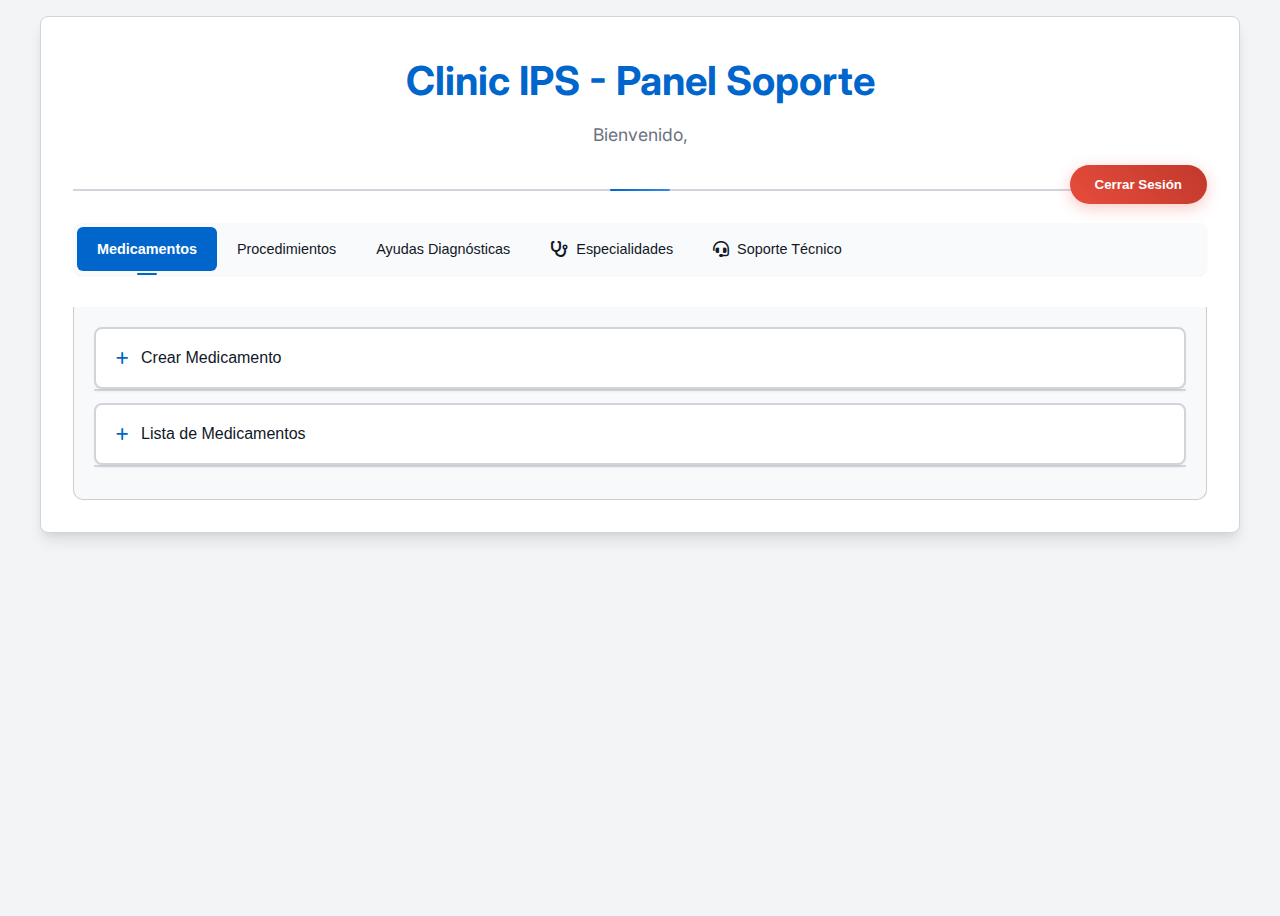
<file: clinic/web/support.html>
<!DOCTYPE html>
<html lang="es">
<head>
    <meta charset="UTF-8">
    <meta name="viewport" content="width=device-width, initial-scale=1.0">
    <title>Clinic IPS - Soporte</title>
    <link rel="stylesheet" href="styles.css">
</head>
<body>
    <div class="container">
        <header>
            <h1>Clinic IPS - Panel Soporte</h1>
            <p>Bienvenido, <span id="username"></span></p>
            <button class="logout-btn" onclick="logout()">Cerrar Sesión</button>
        </header>
        <div class="tab">
            <button class="tablinks active" onclick="openTab(event, 'medications')">Medicamentos</button>
            <button class="tablinks" onclick="openTab(event, 'procedures')">Procedimientos</button>
            <button class="tablinks" onclick="openTab(event, 'diagnosticAids')">Ayudas Diagnósticas</button>
        </div>

        <div id="medications" class="tabcontent" style="display: block;">
            <button class="accordion">Crear Medicamento</button>
            <div class="panel">
                <form id="createMedicationForm">
                    <div class="form-group">
                        <label for="medName">Nombre:</label>
                        <input type="text" id="medName" required>
                    </div>
                    <div class="form-group">
                        <label for="medCost">Costo:</label>
                        <input type="number" id="medCost" step="0.01" required>
                    </div>
                    <div class="form-group">
                        <label for="medDosage">Dosis:</label>
                        <input type="text" id="medDosage" required>
                    </div>
                    <button type="submit" class="btn-primary">Crear Medicamento</button>
                </form>
            </div>
            <button class="accordion">Lista de Medicamentos</button>
            <div class="panel">
                <button class="btn-secondary" onclick="loadMedications()">Cargar Medicamentos</button>
                <div id="medicationsList"></div>
            </div>
        </div>

        <div id="procedures" class="tabcontent">
            <button class="accordion">Crear Procedimiento</button>
            <div class="panel">
                <form id="createProcedureForm">
                    <div class="form-group">
                        <label for="procName">Nombre:</label>
                        <input type="text" id="procName" required>
                    </div>
                    <div class="form-group">
                        <label for="procCost">Costo:</label>
                        <input type="number" id="procCost" step="0.01" required>
                    </div>
                    <button type="submit" class="btn-primary">Crear Procedimiento</button>
                </form>
            </div>
            <button class="accordion">Lista de Procedimientos</button>
            <div class="panel">
                <button class="btn-secondary" onclick="loadProcedures()">Cargar Procedimientos</button>
                <div id="proceduresList"></div>
            </div>
        </div>

        <div id="diagnosticAids" class="tabcontent">
            <button class="accordion">Crear Ayuda Diagnóstica</button>
            <div class="panel">
                <form id="createDiagnosticAidForm">
                    <div class="form-group">
                        <label for="aidName">Nombre:</label>
                        <input type="text" id="aidName" required>
                    </div>
                    <div class="form-group">
                        <label for="aidCost">Costo:</label>
                        <input type="number" id="aidCost" step="0.01" required>
                    </div>
                    <button type="submit" class="btn-primary">Crear Ayuda Diagnóstica</button>
                </form>
            </div>
            <button class="accordion">Lista de Ayudas Diagnósticas</button>
            <div class="panel">
                <button class="btn-secondary" onclick="loadDiagnosticAids()">Cargar Ayudas Diagnósticas</button>
                <div id="diagnosticAidsList"></div>
            </div>
        </div>
    </div>
    <script src="api.js"></script>
    <script src="support.js"></script>
</body>
</html>
</file>
<file: clinic/web/styles.css>
@import url('https://fonts.googleapis.com/css2?family=Inter:wght@300;400;500;600;700&display=swap');
@import url('https://cdnjs.cloudflare.com/ajax/libs/font-awesome/6.4.0/css/all.min.css');

:root {
    --primary-color: #0066cc;
    --primary-dark: #0052a3;
    --primary-light: #338ae6;
    --secondary-color: #6b7280;
    --success-color: #059669;
    --warning-color: #d97706;
    --error-color: #dc2626;
    --background-color: #f9fafb;
    --surface-color: #ffffff;
    --text-primary: #111827;
    --text-secondary: #6b7280;
    --border-color: #d1d5db;
    --shadow-sm: 0 1px 2px 0 rgb(0 0 0 / 0.05);
    --shadow-md: 0 4px 6px -1px rgb(0 0 0 / 0.1), 0 2px 4px -1px rgb(0 0 0 / 0.06);
    --shadow-lg: 0 10px 15px -3px rgb(0 0 0 / 0.1), 0 4px 6px -2px rgb(0 0 0 / 0.05);
    --shadow-xl: 0 20px 25px -5px rgb(0 0 0 / 0.1), 0 10px 10px -5px rgb(0 0 0 / 0.04);
    --radius-sm: 0.25rem;
    --radius-md: 0.375rem;
    --radius-lg: 0.5rem;
    --radius-xl: 0.75rem;
}

* {
    box-sizing: border-box;
}

body {
    font-family: 'Inter', -apple-system, BlinkMacSystemFont, 'Segoe UI', sans-serif;
    background-color: #f3f4f6;
    margin: 0;
    padding: 0;
    min-height: 100vh;
    color: var(--text-primary);
    line-height: 1.6;
}

.container {
    background-color: var(--surface-color);
    padding: 2rem;
    border-radius: var(--radius-lg);
    box-shadow: var(--shadow-lg);
    width: 95%;
    max-width: 1200px;
    margin: 1rem auto;
    position: relative;
    border: 1px solid var(--border-color);
}

@keyframes fadeIn {
    from { opacity: 0; }
    to { opacity: 1; }
}

header {
    text-align: center;
    margin-bottom: 2rem;
    padding-bottom: 1.5rem;
    border-bottom: 2px solid var(--border-color);
    position: relative;
}

header::after {
    content: '';
    position: absolute;
    bottom: -2px;
    left: 50%;
    transform: translateX(-50%);
    width: 60px;
    height: 2px;
    background: linear-gradient(90deg, var(--primary-color), var(--primary-light));
    border-radius: 2px;
}

header h1 {
    color: var(--primary-color);
    margin: 0 0 0.5rem 0;
    font-size: clamp(1.8rem, 4vw, 2.5rem);
    font-weight: 700;
}

header p {
    color: var(--text-secondary);
    margin: 0.5rem 0 1rem 0;
    font-size: 1.1rem;
    font-weight: 400;
}

main {
    margin-top: 20px;
}

.btn-primary, .btn-secondary, .btn-success, .btn-warning, .btn-danger {
    border: none;
    padding: 0.75rem 1.5rem;
    border-radius: var(--radius-lg);
    cursor: pointer;
    font-size: 0.95rem;
    font-weight: 600;
    font-family: inherit;
    transition: all 0.3s cubic-bezier(0.4, 0, 0.2, 1);
    position: relative;
    overflow: hidden;
    display: inline-flex;
    align-items: center;
    gap: 0.5rem;
    text-decoration: none;
    min-height: 44px; /* Touch target */
}

.btn-primary {
    background-color: var(--primary-color);
    color: white;
    box-shadow: var(--shadow-sm);
}

.btn-primary:hover {
    background-color: var(--primary-dark);
    box-shadow: var(--shadow-md);
}

.btn-secondary {
    background-color: var(--secondary-color);
    color: white;
    box-shadow: var(--shadow-sm);
}

.btn-secondary:hover {
    background-color: #4b5563;
    box-shadow: var(--shadow-md);
}

.btn-success {
    background-color: var(--success-color);
    color: white;
    box-shadow: var(--shadow-sm);
}

.btn-success:hover {
    background-color: #047857;
    box-shadow: var(--shadow-md);
}

.btn-warning {
    background-color: var(--warning-color);
    color: white;
    box-shadow: var(--shadow-sm);
}

.btn-warning:hover {
    background-color: #b45309;
    box-shadow: var(--shadow-md);
}

.btn-danger {
    background-color: var(--error-color);
    color: white;
    box-shadow: var(--shadow-sm);
}

.btn-danger:hover {
    background-color: #b91c1c;
    box-shadow: var(--shadow-md);
}

.form-group {
    margin-bottom: 1.5rem;
    position: relative;
}

.form-group label {
    display: block;
    margin-bottom: 0.5rem;
    color: var(--text-primary);
    font-weight: 500;
    font-size: 0.9rem;
    letter-spacing: 0.01em;
}

.form-group input, .form-group textarea, .form-group select {
    width: 100%;
    padding: 0.75rem 1rem;
    border: 2px solid var(--border-color);
    border-radius: var(--radius-md);
    box-sizing: border-box;
    font-size: 1rem;
    font-family: inherit;
    background-color: var(--surface-color);
    transition: all 0.2s ease;
    line-height: 1.5;
}

.form-group input:focus, .form-group textarea:focus, .form-group select:focus {
    border-color: var(--primary-color);
    outline: none;
    box-shadow: 0 0 0 3px rgba(37, 99, 235, 0.1);
    background-color: #fefefe;
}

.form-group input:hover, .form-group textarea:hover, .form-group select:hover {
    border-color: var(--primary-light);
}

.form-group input::placeholder, .form-group textarea::placeholder {
    color: var(--text-secondary);
    opacity: 0.7;
}

/* Form validation states */
.form-group input:invalid:not(:focus):not(:placeholder-shown),
.form-group textarea:invalid:not(:focus):not(:placeholder-shown),
.form-group select:invalid:not(:focus) {
    border-color: var(--error-color);
    background-color: #fef2f2;
}

.form-group input:valid,
.form-group textarea:valid,
.form-group select:valid {
    border-color: var(--success-color);
}

.form-row {
    display: grid;
    grid-template-columns: repeat(auto-fit, minmax(250px, 1fr));
    gap: 1rem;
    margin-bottom: 1.5rem;
}

.checkbox-group, .radio-group {
    display: flex;
    flex-wrap: wrap;
    gap: 1rem;
    align-items: center;
}

.checkbox-group label, .radio-group label {
    display: flex;
    align-items: center;
    gap: 0.5rem;
    margin-bottom: 0;
    font-weight: 400;
    cursor: pointer;
}

.checkbox-group input[type="checkbox"],
.radio-group input[type="radio"] {
    width: auto;
    margin: 0;
    accent-color: var(--primary-color);
}

/* Messages and feedback */
.message, .alert {
    padding: 1rem;
    border-radius: var(--radius-md);
    margin: 1rem 0;
    font-weight: 500;
    display: flex;
    align-items: center;
    gap: 0.75rem;
    animation: slideIn 0.3s ease-out;
}

.message i, .alert i {
    font-size: 1.1rem;
}

.message.success, .alert-success {
    background-color: #ecfdf5;
    color: var(--success-color);
    border-left: 4px solid var(--success-color);
}

.message.error, .alert-error {
    background-color: #fef2f2;
    color: var(--error-color);
    border-left: 4px solid var(--error-color);
}

.message.warning, .alert-warning {
    background-color: #fffbeb;
    color: var(--warning-color);
    border-left: 4px solid var(--warning-color);
}

.message.info, .alert-info {
    background-color: #eff6ff;
    color: var(--primary-color);
    border-left: 4px solid var(--primary-color);
}

/* Loading spinner */
.loading {
    display: inline-block;
    width: 20px;
    height: 20px;
    border: 3px solid #f3f3f3;
    border-top: 3px solid var(--primary-color);
    border-radius: 50%;
    animation: spin 1s linear infinite;
}

@keyframes spin {
    0% { transform: rotate(0deg); }
    100% { transform: rotate(360deg); }
}

/* Loading overlay */
.loading-overlay {
    position: absolute;
    top: 0;
    left: 0;
    right: 0;
    bottom: 0;
    background-color: rgba(255, 255, 255, 0.8);
    display: flex;
    align-items: center;
    justify-content: center;
    border-radius: var(--radius-xl);
    backdrop-filter: blur(2px);
    z-index: 1000;
}

/* Tab styles */
.tab {
    display: flex;
    background-color: var(--background-color);
    border-radius: var(--radius-lg);
    padding: 0.25rem;
    margin-bottom: 2rem;
    box-shadow: var(--shadow-sm);
    overflow-x: auto;
}

.tab button {
    background-color: transparent;
    border: none;
    outline: none;
    cursor: pointer;
    padding: 0.75rem 1.25rem;
    transition: all 0.3s ease;
    font-size: 0.9rem;
    font-weight: 500;
    color: var(--text-primary);
    border-radius: var(--radius-md);
    white-space: nowrap;
    position: relative;
    display: flex;
    align-items: center;
    gap: 0.5rem;
    min-height: 44px;
}

.tab button i {
    font-size: 1rem;
}

.tab button:hover {
    background-color: var(--surface-color);
    color: var(--primary-color);
    transform: translateY(-1px);
    box-shadow: var(--shadow-md);
}

.tab button.active {
    background-color: var(--primary-color);
    color: white;
    font-weight: 600;
}

.tab button.active::after {
    content: '';
    position: absolute;
    bottom: -0.25rem;
    left: 50%;
    transform: translateX(-50%);
    width: 20px;
    height: 2px;
    background-color: var(--primary-color);
    border-radius: 2px;
}

.tabcontent {
    display: none;
    padding: 20px;
    border: 1px solid #ccc;
    border-top: none;
    border-radius: 0 0 10px 10px;
    background-color: #f8f9fa;
    animation: fadeIn 0.3s ease-in;
}

/* Accordion styles */
.accordion {
    background-color: var(--surface-color);
    color: var(--text-primary);
    cursor: pointer;
    padding: 1.25rem;
    width: 100%;
    border: 2px solid var(--border-color);
    text-align: left;
    outline: none;
    font-size: 1rem;
    font-weight: 500;
    transition: all 0.3s ease;
    margin-bottom: 0.75rem;
    border-radius: var(--radius-lg);
    display: flex;
    align-items: center;
    gap: 0.75rem;
    position: relative;
    box-shadow: var(--shadow-sm);
}

.accordion::before {
    content: '\f067';
    font-family: 'Font Awesome 6 Free';
    font-weight: 900;
    font-size: 0.875rem;
    color: var(--primary-color);
    transition: transform 0.3s ease;
    flex-shrink: 0;
}

.accordion:hover {
    border-color: var(--primary-light);
    box-shadow: var(--shadow-md);
    transform: translateY(-1px);
}

.accordion.active {
    background-color: #eff6ff;
    border-color: var(--primary-color);
    color: var(--primary-color);
    font-weight: 600;
}

.accordion.active::before {
    content: '\f068';
    transform: rotate(180deg);
}

.panel {
    background-color: var(--surface-color);
    max-height: 0;
    overflow: hidden;
    transition: max-height 0.4s cubic-bezier(0.4, 0, 0.2, 1);
    border-radius: 0 0 var(--radius-lg) var(--radius-lg);
    margin-top: -0.75rem;
    margin-bottom: 0.75rem;
    border: 2px solid var(--border-color);
    border-top: none;
    box-shadow: var(--shadow-sm);
}

.panel.show {
    max-height: 2000px;
    padding: 1.5rem;
    animation: slideDown 0.4s ease-out;
}

@keyframes slideDown {
    from {
        opacity: 0;
        transform: translateY(-10px);
    }
    to {
        opacity: 1;
        transform: translateY(0);
    }
}

section {
    margin-bottom: 40px;
    padding: 20px;
    background-color: #f8f9fa;
    border-radius: 10px;
    box-shadow: 0 2px 10px rgba(0,0,0,0.05);
}

section h2 {
    color: #2c3e50;
    border-bottom: 3px solid #3498db;
    padding-bottom: 10px;
    margin-bottom: 20px;
    font-size: 1.5em;
}

/* Table styles */
.table-container {
    overflow-x: auto;
    border-radius: var(--radius-lg);
    box-shadow: var(--shadow-md);
    margin: 1.5rem 0;
    background-color: var(--surface-color);
}

table {
    width: 100%;
    border-collapse: collapse;
    background-color: var(--surface-color);
    font-size: 0.9rem;
}

table th, table td {
    padding: 1rem 0.75rem;
    text-align: left;
    border-bottom: 1px solid var(--border-color);
}

table th {
    background-color: var(--primary-color);
    color: white;
    font-weight: 600;
    font-size: 0.85rem;
    text-transform: uppercase;
    letter-spacing: 0.05em;
    position: sticky;
    top: 0;
    z-index: 10;
}

table tr:nth-child(even) {
    background-color: var(--background-color);
}

table tr:nth-child(odd) {
    background-color: var(--surface-color);
}

table tr:hover {
    background-color: #f3f4f6;
}

table tr:last-child td {
    border-bottom: none;
}

/* Status badges */
.status-badge {
    display: inline-flex;
    align-items: center;
    padding: 0.25rem 0.75rem;
    border-radius: 9999px;
    font-size: 0.75rem;
    font-weight: 600;
    text-transform: uppercase;
    letter-spacing: 0.05em;
}

.status-active {
    background-color: #dcfce7;
    color: var(--success-color);
}

.status-inactive {
    background-color: #fef3c7;
    color: var(--warning-color);
}

.status-pending {
    background-color: #e0e7ff;
    color: var(--primary-color);
}

.logout-btn {
    background: linear-gradient(45deg, #e74c3c, #c0392b);
    color: white;
    border: none;
    padding: 12px 25px;
    border-radius: 25px;
    cursor: pointer;
    font-weight: 600;
    transition: all 0.3s ease;
    box-shadow: 0 4px 15px rgba(231, 76, 60, 0.3);
    float: right;
}

.logout-btn:hover {
    transform: translateY(-2px);
    box-shadow: 0 6px 20px rgba(231, 76, 60, 0.4);
}

/* Responsive Design */
@media (max-width: 1024px) {
    .container {
        padding: 1.5rem;
        margin: 0.5rem auto;
        width: 98%;
    }

    .tab {
        padding: 0.125rem;
        gap: 0.25rem;
    }

    .tab button {
        padding: 0.5rem 1rem;
        font-size: 0.85rem;
    }
}

@media (max-width: 768px) {
    :root {
        --shadow-sm: 0 1px 2px 0 rgb(0 0 0 / 0.05);
        --shadow-md: 0 2px 4px -1px rgb(0 0 0 / 0.1);
        --shadow-lg: 0 4px 8px -2px rgb(0 0 0 / 0.1);
    }

    body {
        padding: 0.5rem;
    }

    .container {
        padding: 1.25rem;
        margin: 0;
        width: 100%;
        border-radius: var(--radius-lg);
    }

    header h1 {
        font-size: 1.5rem;
    }

    header p {
        font-size: 0.95rem;
    }

    .tab {
        flex-wrap: wrap;
        padding: 0.125rem;
    }

    .tab button {
        flex: 1;
        min-width: 120px;
        padding: 0.75rem 0.5rem;
        font-size: 0.8rem;
        justify-content: center;
    }

    .form-row {
        grid-template-columns: 1fr;
        gap: 0.75rem;
    }

    .btn-primary, .btn-secondary, .btn-success, .btn-warning, .btn-danger {
        width: 100%;
        justify-content: center;
        padding: 1rem;
    }

    .accordion {
        padding: 1rem;
        font-size: 0.9rem;
    }

    .panel.show {
        padding: 1rem;
    }

    table th, table td {
        padding: 0.5rem 0.25rem;
        font-size: 0.8rem;
    }

    .message, .alert {
        padding: 0.75rem;
        font-size: 0.85rem;
    }

    .checkbox-group, .radio-group {
        flex-direction: column;
        align-items: flex-start;
        gap: 0.75rem;
    }
}

@media (max-width: 480px) {
    .container {
        padding: 1rem;
    }

    header h1 {
        font-size: 1.25rem;
    }

    .tab button {
        min-width: 100px;
        padding: 0.5rem 0.25rem;
    }

    .accordion {
        padding: 0.75rem;
    }

    .form-group input, .form-group textarea, .form-group select {
        padding: 0.875rem 0.75rem;
    }
}

/* Print styles */
@media print {
    body {
        background: white;
        color: black;
    }

    .container {
        box-shadow: none;
        border: 1px solid #ccc;
    }

    .tab, .accordion, .btn-primary, .btn-secondary, .logout-btn {
        display: none;
    }

    .tabcontent {
        display: block !important;
    }

    .panel {
        max-height: none !important;
        padding: 1rem 0;
    }
}

/* Dark mode support */
@media (prefers-color-scheme: dark) {
    :root {
        --background-color: #1f2937;
        --surface-color: #374151;
        --text-primary: #f9fafb;
        --text-secondary: #d1d5db;
        --border-color: #4b5563;
    }

    body {
        background-color: #111827;
        color: var(--text-primary);
    }

    .container {
        background-color: var(--surface-color);
        border: 1px solid var(--border-color);
    }

    .accordion {
        background-color: var(--background-color);
        color: var(--text-primary);
        border-color: var(--border-color);
    }

    .panel {
        background-color: var(--background-color);
        border-color: var(--border-color);
    }

    .tabcontent {
        background-color: var(--background-color);
        border-color: var(--border-color);
        color: var(--text-primary);
    }

    table {
        background-color: var(--surface-color);
        color: var(--text-primary);
    }

    table th {
        background-color: var(--primary-color);
        color: #f9fafb;
    }

    table tr:nth-child(even) {
        background-color: var(--background-color);
    }

    table tr:nth-child(odd) {
        background-color: var(--surface-color);
    }

    .form-group input,
    .form-group textarea,
    .form-group select {
        background-color: var(--background-color);
        color: var(--text-primary);
        border-color: var(--border-color);
    }

    .form-group input:focus,
    .form-group textarea:focus,
    .form-group select:focus {
        background-color: var(--surface-color);
        border-color: var(--primary-color);
    }
}

/* Reduced motion */
@media (prefers-reduced-motion: reduce) {
    * {
        animation-duration: 0.01ms !important;
        animation-iteration-count: 1 !important;
        transition-duration: 0.01ms !important;
    }
}

/* High contrast mode */
@media (prefers-contrast: high) {
    :root {
        --border-color: #000000;
        --primary-color: #0000ff;
        --text-primary: #000000;
    }
}

/* Skip link for accessibility */
.skip-link {
    position: absolute;
    top: -40px;
    left: 6px;
    background: var(--primary-color);
    color: white;
    padding: 8px;
    text-decoration: none;
    border-radius: var(--radius-sm);
    z-index: 10001;
    font-weight: 600;
    transition: top 0.3s;
}

.skip-link:focus {
    top: 6px;
}

/* Enhanced focus styles for better accessibility */
button:focus,
input:focus,
select:focus,
textarea:focus,
a:focus {
    outline: 3px solid var(--primary-color);
    outline-offset: 2px;
    border-color: var(--primary-color);
}

/* Better focus for tab buttons */
.tab button:focus {
    outline: 3px solid var(--primary-color);
    outline-offset: 2px;
    box-shadow: 0 0 0 3px rgba(37, 99, 235, 0.2);
}

/* Enhanced accordion focus */
.accordion:focus {
    outline: 3px solid var(--primary-color);
    outline-offset: 2px;
    box-shadow: 0 0 0 3px rgba(37, 99, 235, 0.2);
}

/* Notification styles */
.notification {
    position: fixed;
    top: 20px;
    right: 20px;
    padding: 1rem 1.5rem;
    border-radius: var(--radius-lg);
    box-shadow: var(--shadow-lg);
    z-index: 10000;
    max-width: 400px;
    animation: slideInRight 0.3s ease-out;
    display: flex;
    align-items: center;
    gap: 0.75rem;
    font-weight: 500;
    font-size: 0.9rem;
}

.notification-success {
    background-color: #ecfdf5;
    color: var(--success-color);
    border-left: 4px solid var(--success-color);
}

.notification-error {
    background-color: #fef2f2;
    color: var(--error-color);
    border-left: 4px solid var(--error-color);
}

.notification-info {
    background-color: #eff6ff;
    color: var(--primary-color);
    border-left: 4px solid var(--primary-color);
}

.notification-close {
    background: none;
    border: none;
    color: inherit;
    cursor: pointer;
    padding: 0.25rem;
    border-radius: var(--radius-sm);
    transition: background-color 0.2s;
}

.notification-close:hover {
    background-color: rgba(0, 0, 0, 0.1);
}

@keyframes slideInRight {
    from {
        opacity: 0;
        transform: translateX(100%);
    }
    to {
        opacity: 1;
        transform: translateX(0);
    }
}

/* Nurse page specific styles */
.search-container {
    display: flex;
    gap: 1rem;
    margin-bottom: 1.5rem;
    align-items: center;
    flex-wrap: wrap;
}

.search-container input {
    flex: 1;
    min-width: 250px;
    padding: 0.75rem 1rem;
    border: 2px solid var(--border-color);
    border-radius: var(--radius-md);
    font-size: 1rem;
    transition: all 0.2s ease;
}

.search-container input:focus {
    border-color: var(--primary-color);
    outline: none;
    box-shadow: 0 0 0 3px rgba(37, 99, 235, 0.1);
}

.patient-info {
    background-color: #eff6ff;
    border: 2px solid var(--primary-color);
    border-radius: var(--radius-lg);
    padding: 1.5rem;
    margin-bottom: 1.5rem;
    box-shadow: var(--shadow-sm);
}

.patient-info h3 {
    color: var(--primary-color);
    margin: 0 0 1rem 0;
    font-size: 1.1rem;
    font-weight: 600;
}

.patient-info-grid {
    display: grid;
    grid-template-columns: repeat(auto-fit, minmax(200px, 1fr));
    gap: 1rem;
}

.patient-info-item {
    display: flex;
    flex-direction: column;
    gap: 0.25rem;
}

.patient-info-label {
    font-size: 0.8rem;
    color: var(--text-secondary);
    font-weight: 500;
    text-transform: uppercase;
    letter-spacing: 0.05em;
}

.patient-info-value {
    font-size: 1rem;
    color: var(--text-primary);
    font-weight: 600;
}

.list-section {
    margin-top: 2rem;
    border-top: 2px solid var(--border-color);
    padding-top: 1.5rem;
}

.list-section h3 {
    color: var(--text-primary);
    margin: 0 0 1rem 0;
    font-size: 1.2rem;
    font-weight: 600;
    display: flex;
    align-items: center;
    gap: 0.5rem;
}

.list-section h3::before {
    content: '\f0ca';
    font-family: 'Font Awesome 6 Free';
    font-weight: 900;
    color: var(--primary-color);
}

.action-buttons {
    position: fixed;
    bottom: 2rem;
    right: 2rem;
    z-index: 1000;
    display: flex;
    gap: 1rem;
    flex-direction: column;
    align-items: flex-end;
}

.action-buttons .btn-success {
    font-size: 1.1rem;
    padding: 1rem 2rem;
    border-radius: var(--radius-xl);
    box-shadow: var(--shadow-lg);
    animation: pulse 2s infinite;
}

@keyframes pulse {
    0% {
        box-shadow: var(--shadow-lg), 0 0 0 0 rgba(5, 150, 105, 0.7);
    }
    70% {
        box-shadow: var(--shadow-lg), 0 0 0 10px rgba(5, 150, 105, 0);
    }
    100% {
        box-shadow: var(--shadow-lg), 0 0 0 0 rgba(5, 150, 105, 0);
    }
}

.form-group textarea {
    resize: vertical;
    min-height: 80px;
    font-family: inherit;
}

.form-group input[readonly] {
    background-color: #f8fafc;
    color: var(--text-secondary);
    cursor: not-allowed;
}

/* Responsive adjustments for nurse page */
@media (max-width: 768px) {
    .search-container {
        flex-direction: column;
        align-items: stretch;
    }

    .search-container input {
        min-width: auto;
    }

    .patient-info-grid {
        grid-template-columns: 1fr;
        gap: 0.75rem;
    }

    .action-buttons {
        position: static;
        margin: 2rem 0;
        align-items: stretch;
    }

    .action-buttons .btn-success {
        width: 100%;
        animation: none;
    }
}

/* Enhanced responsive for complex forms like doctor.html */
@media (max-width: 768px) {
    .form-row {
        grid-template-columns: 1fr;
        gap: 1rem;
    }

    .tab {
        flex-wrap: wrap;
        gap: 0.5rem;
    }

    .tab button {
        flex: 1 1 auto;
        min-width: 120px;
        padding: 0.75rem 0.5rem;
        font-size: 0.8rem;
        justify-content: center;
        gap: 0.25rem;
    }

    .tab button i {
        font-size: 0.9rem;
    }

    .search-container {
        flex-direction: column;
        gap: 0.75rem;
    }

    .search-container input,
    .search-container select,
    .search-container button {
        width: 100%;
        min-width: auto;
    }

    .patient-info-grid {
        grid-template-columns: 1fr;
        gap: 0.75rem;
    }

    .list-section h3 {
        font-size: 1.1rem;
        flex-direction: column;
        align-items: flex-start;
        gap: 0.25rem;
    }

    .list-section h3::before {
        font-size: 1rem;
    }
}

/* Better touch targets for mobile */
@media (max-width: 768px) {
    button,
    .btn-primary,
    .btn-secondary,
    .btn-success,
    .btn-warning,
    .btn-danger,
    input[type="submit"],
    input[type="button"] {
        min-height: 48px;
        padding: 1rem 1.5rem;
        font-size: 1rem;
    }

    .tab button {
        min-height: 48px;
        padding: 1rem 0.75rem;
    }

    .accordion {
        min-height: 48px;
        padding: 1rem 1.25rem;
    }
}
</file>
